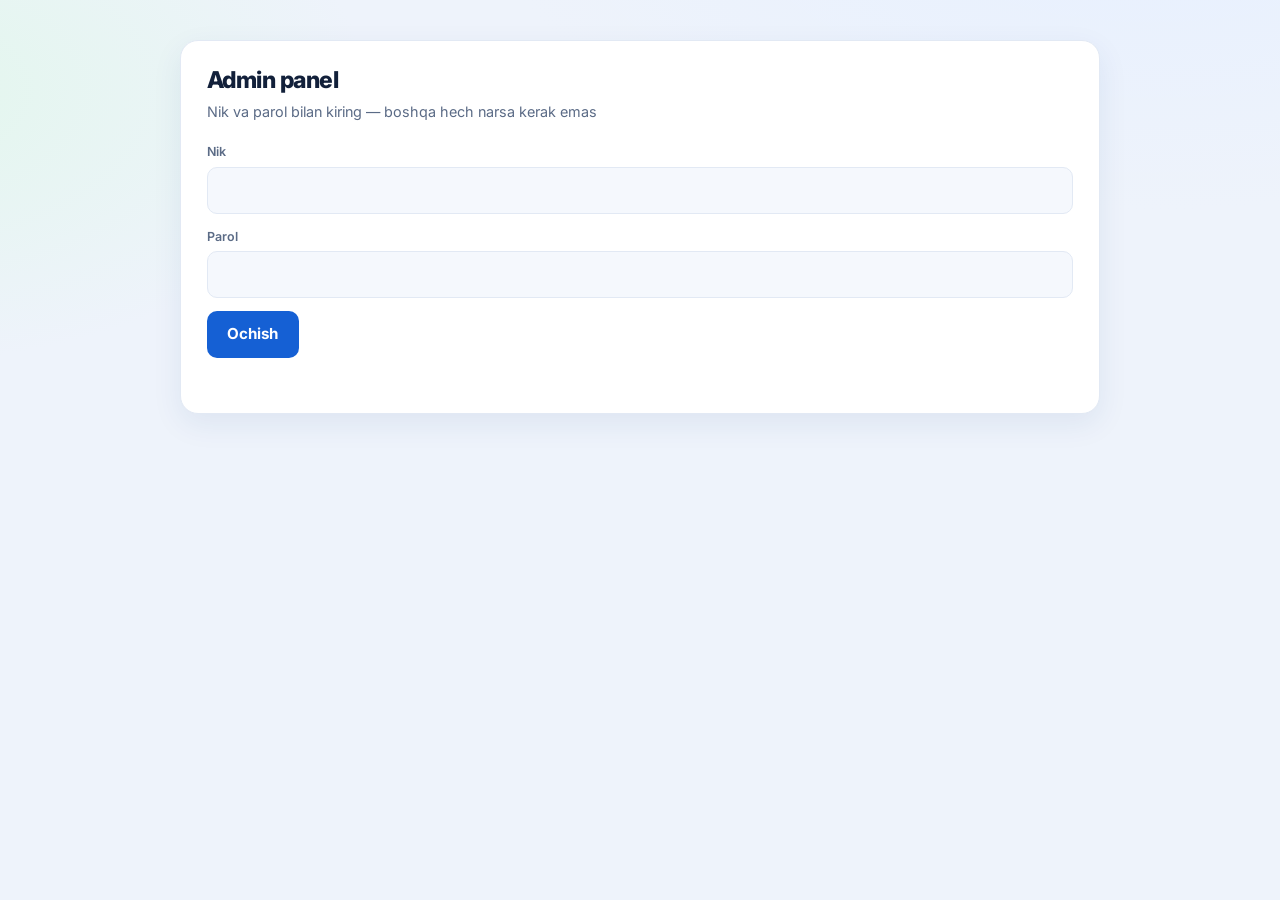
<file: admin.html>
<!DOCTYPE html>
<html lang="uz">
<head>
    <meta charset="UTF-8">
    <meta name="viewport" content="width=device-width, initial-scale=1.0">
    <meta name="robots" content="noindex, nofollow">
    <meta name="theme-color" content="#1e88e5">
    <title>Admin panel — Foydali Oyna</title>
    <link rel="preconnect" href="https://fonts.googleapis.com">
    <link rel="preconnect" href="https://fonts.gstatic.com" crossorigin>
    <link href="https://fonts.googleapis.com/css2?family=Inter:wght@300;400;500;600;700;800&display=swap" rel="stylesheet">
    <link rel="stylesheet" href="css/style.css">
    <style>
        body { min-height: 100vh; }
        .adm-wrap { max-width: 960px; margin: 0 auto; padding: 2.5rem 1.25rem 7rem; }
        .adm-card { background: var(--surface); border: 1px solid var(--border); border-radius: var(--radius); padding: 1.6rem; box-shadow: var(--shadow); }
        .adm-title { font-size: 1.45rem; font-weight: 800; margin: 0 0 .35rem; }
        .adm-sub { color: var(--text-soft); font-size: .9rem; margin: 0 0 1.2rem; }
        .adm-field { display: block; margin-bottom: .8rem; }
        .adm-field span { display: block; font-size: .78rem; font-weight: 600; color: var(--text-soft); margin-bottom: .3rem; }
        .adm-input { width: 100%; box-sizing: border-box; border: 1px solid var(--border); background: var(--surface-2); color: var(--text); border-radius: 10px; padding: .6rem .8rem; font: inherit; outline: none; }
        .adm-input:focus { border-color: var(--primary); }
        textarea.adm-input { min-height: 74px; resize: vertical; }
        .adm-btn { border: 0; background: var(--primary); color: #fff; font-weight: 700; padding: .7rem 1.3rem; border-radius: 10px; cursor: pointer; font-size: .95rem; font-family: inherit; }
        .adm-btn:hover { filter: brightness(1.08); }
        .adm-btn.ghost { background: var(--surface-2); color: var(--text); border: 1px solid var(--border); }
        .adm-status { margin-top: .8rem; font-size: .88rem; min-height: 1.2em; }
        .adm-status.ok { color: var(--accent); }
        .adm-status.err { color: var(--danger); }
        .adm-top { display: flex; align-items: center; gap: .7rem; flex-wrap: wrap; margin-bottom: 1.2rem; }
        .adm-top h1 { font-size: 1.25rem; font-weight: 800; margin: 0; flex: 1; }
        .adm-badge { background: var(--surface-2); border: 1px solid var(--border); border-radius: 999px; padding: .25rem .8rem; font-size: .8rem; color: var(--text-soft); font-weight: 600; }
        .adm-tabs { display: flex; flex-wrap: wrap; gap: .45rem; margin-bottom: 1.2rem; }
        .adm-tab { border: 1px solid var(--border); background: var(--surface); color: var(--text-soft); border-radius: 999px; padding: .45rem .95rem; cursor: pointer; font-weight: 600; font-size: .85rem; font-family: inherit; }
        .adm-tab.active { background: var(--primary); color: #fff; border-color: var(--primary); }
        .adm-item { background: var(--surface); border: 1px solid var(--border); border-radius: 12px; padding: 1rem 1.1rem; margin-bottom: .8rem; }
        .adm-item-head { display: flex; align-items: center; gap: .45rem; margin-bottom .7rem; margin-bottom: .7rem; }
        .adm-item-head .ttl { font-weight: 700; font-size: .92rem; flex: 1; overflow: hidden; text-overflow: ellipsis; white-space: nowrap; }
        .adm-item-head button { border: 1px solid var(--border); background: var(--surface-2); color: var(--text); border-radius: 8px; cursor: pointer; padding: .25rem .55rem; font-size: .85rem; }
        .adm-item-head button.del { color: var(--danger); border-color: var(--danger); }
        .adm-grid { display: grid; grid-template-columns: repeat(auto-fill, minmax(215px, 1fr)); gap: .6rem .8rem; }
        .adm-grid .full { grid-column: 1 / -1; }
        .adm-savebar { position: fixed; bottom: 0; left: 0; right: 0; background: var(--surface); border-top: 1px solid var(--border); padding: .8rem 1.25rem; display: flex; align-items: center; gap: 1rem; z-index: 50; flex-wrap: wrap; }
        .adm-savebar .st { flex: 1; font-size: .88rem; min-height: 1.2em; }
        .adm-add { width: 100%; box-sizing: border-box; border: 1px dashed var(--border); background: transparent; color: var(--text-soft); border-radius: 12px; padding: .8rem; cursor: pointer; font-weight: 600; font-family: inherit; font-size: .95rem; }
        .adm-add:hover { border-color: var(--primary); color: var(--primary); }
        .adm-hint { font-size: .8rem; color: var(--text-soft); margin-top: 1.1rem; line-height: 1.5; }
        .adm-hint a { color: var(--primary); }
        .adm-note { background: var(--surface-2); border: 1px solid var(--border); border-radius: 10px; padding: .7rem .9rem; font-size: .83rem; color: var(--text-soft); margin-bottom: 1rem; line-height: 1.55; }
    </style>
</head>
<body>
    <div class="adm-wrap">

        <!-- ===== Qulf (nik + parol) ===== -->
        <div class="adm-card" id="lockCard">
            <h1 class="adm-title">Admin panel</h1>
            <p class="adm-sub">Nik va parol bilan kiring — boshqa hech narsa kerak emas</p>
            <label class="adm-field"><span>Nik</span>
                <input class="adm-input" id="nickInput" autocomplete="off">
            </label>
            <label class="adm-field"><span>Parol</span>
                <input class="adm-input" id="passInput" type="password" autocomplete="off">
            </label>
            <button class="adm-btn" id="unlockBtn">Ochish</button>
            <div class="adm-status" id="lockStatus"></div>
        </div>

        <!-- ===== Kirish (GitHub token) ===== -->
        <div class="adm-card" id="loginCard" style="display:none">
            <h1 class="adm-title">Admin panel</h1>
            <p class="adm-sub">Foydali Oyna — kontentlarni boshqarish (GitHub orqali, to'g'ridan-to'g'ri live saytga saqlanadi)</p>
            <div class="adm-note">
                Token faqat sizning brauzeringizda saqlanadi va hech kimga ko'rinmaydi.
                Token yarating: <a href="https://github.com/settings/tokens/new?scopes=repo&amp;description=FoydaliOyna%20Admin" target="_blank" rel="noopener">GitHub token sahifasi</a> → "Generate token" → nusxa olib pastga qo'ying.
            </div>
            <label class="adm-field"><span>GitHub nomi</span>
                <input class="adm-input" id="ownerInput" value="foydalioyna" autocomplete="off">
            </label>
            <label class="adm-field"><span>Repo nomi</span>
                <input class="adm-input" id="repoInput" value="foydalioyna.github.io" autocomplete="off">
            </label>
            <label class="adm-field"><span>Token (repo ruxsati bilan)</span>
                <input class="adm-input" id="tokenInput" type="password" placeholder="ghp_..." autocomplete="off">
            </label>
            <button class="adm-btn" id="loginBtn">Kirish</button>
            <div class="adm-status" id="loginStatus"></div>
        </div>

        <!-- ===== Panel ===== -->
        <div id="panel" style="display:none">
            <div class="adm-top">
                <h1>Admin panel — Foydali Oyna</h1>
                <span class="adm-badge" id="repoBadge"></span>
                <button class="adm-btn ghost" id="logoutBtn" style="padding:.45rem .9rem;font-size:.85rem">Chiqish</button>
            </div>
            <div class="adm-tabs" id="tabs"></div>
            <div id="items"></div>
            <button class="adm-add" id="addBtn">+ Yangi qator qo'shish</button>

            <div class="adm-savebar">
                <span class="st adm-status" id="saveStatus"></span>
                <button class="adm-btn" id="saveBtn">Saqlash — GitHub'ga yuklash</button>
            </div>
        </div>

    </div>
    <script src="admin.js?v=5"></script>
</body>
</html>
</file>
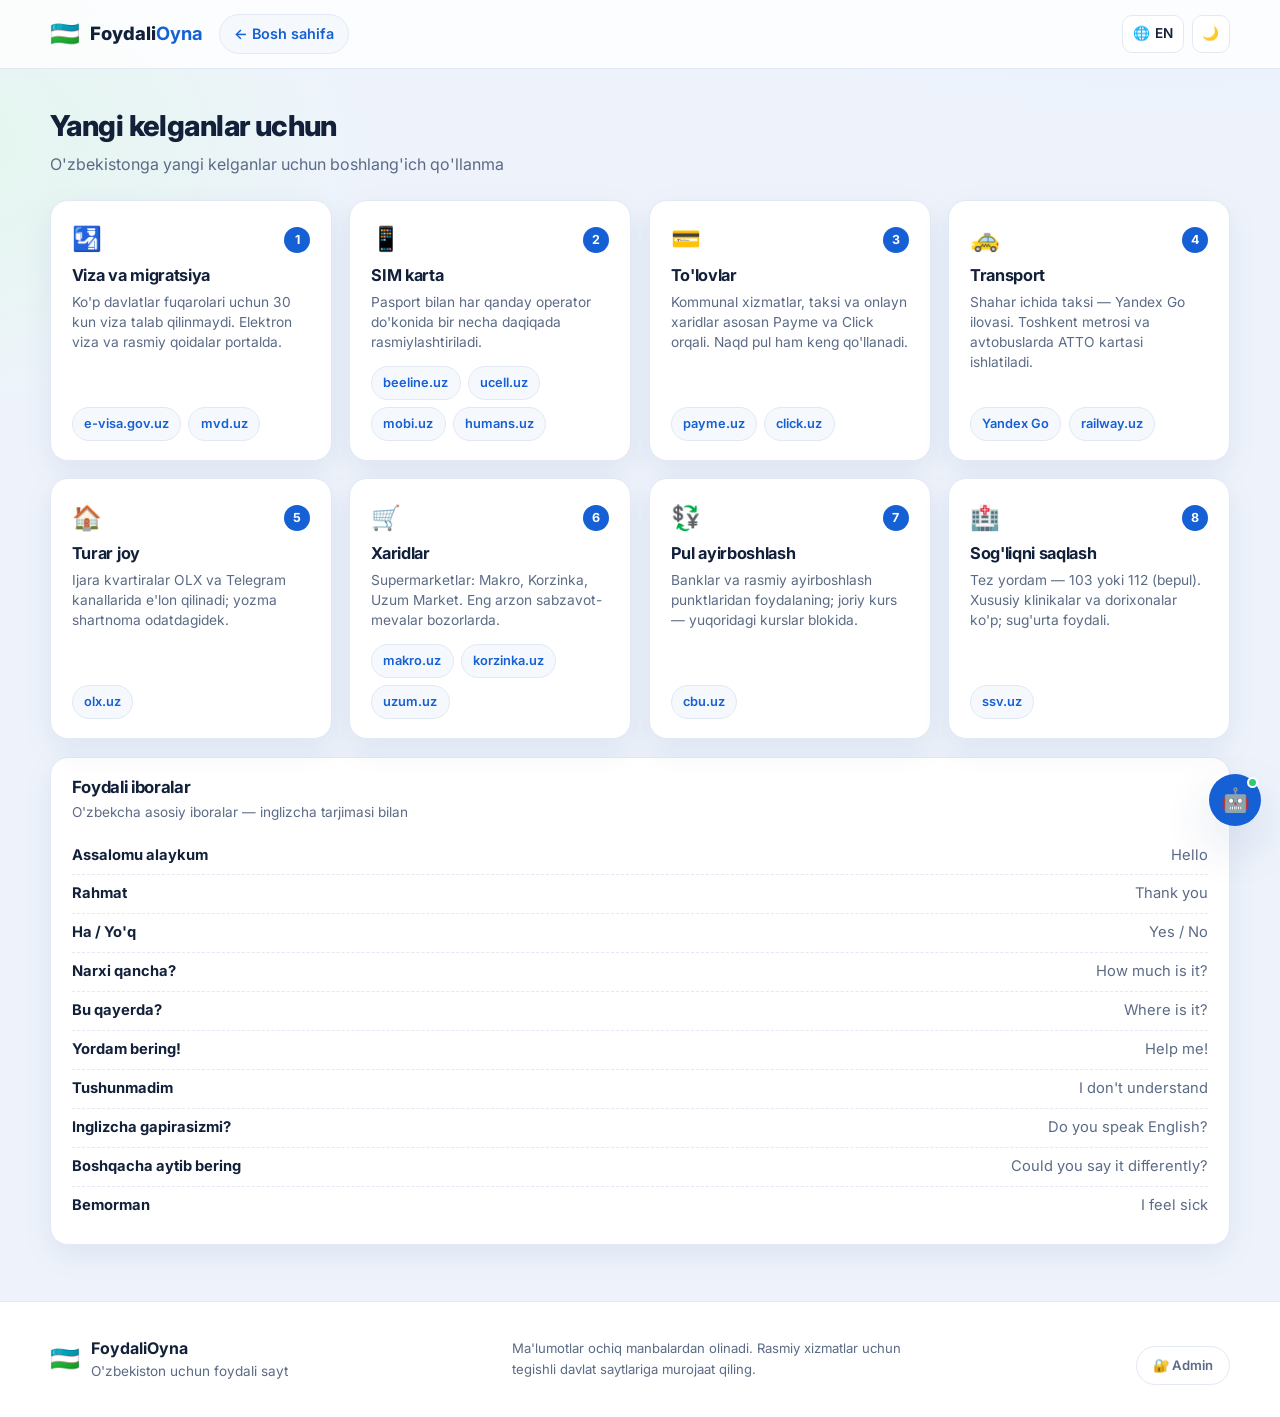
<file: yangi-kelganlar.html>
<!DOCTYPE html>
<html lang="uz">
<head>
    <meta charset="UTF-8">
    <meta name="viewport" content="width=device-width, initial-scale=1.0">
    <meta name="description" content="O'zbekistonga yangi kelganlar uchun boshlang'ich qo'llanma: viza, SIM karta, to'lovlar, transport, turar joy, xaridlar va foydali iboralar.">
    <title data-i18n="meta.title">Yangi kelganlar uchun — Foydali Oyna</title>
    <link rel="preconnect" href="https://fonts.googleapis.com">
    <link rel="preconnect" href="https://fonts.gstatic.com" crossorigin>
    <link href="https://fonts.googleapis.com/css2?family=Inter:wght@300;400;500;600;700;800&display=swap" rel="stylesheet">
    <link rel="stylesheet" href="css/style.css">
    <link rel="manifest" href="manifest.json">
    <meta name="theme-color" content="#1560d4">
    <meta name="mobile-web-app-capable" content="yes">
    <meta name="apple-mobile-web-app-capable" content="yes">
    <meta name="apple-mobile-web-app-status-bar-style" content="default">
    <meta name="apple-mobile-web-app-title" content="FoydaliOyna">
    <link rel="apple-touch-icon" href="icons/icon-192.png">
    <link rel="icon" href="data:image/svg+xml,<svg xmlns='http://www.w3.org/2000/svg' viewBox='0 0 100 100'><text y='.9em' font-size='90'>🧭</text></svg>">
</head>
<body id="top">
    <!-- Header -->
    <header class="site-header">
        <div class="container header-inner">
            <a class="brand" href="index.html" aria-label="Foydali Oyna">
                <span class="brand-mark" aria-hidden="true">🇺🇿</span>
                <span class="brand-text">Foydali<b>Oyna</b></span>
            </a>

            <a class="back-link" href="index.html" data-i18n="back.home">← Bosh sahifa</a>

            <div class="header-actions">
                <button class="icon-btn" id="langToggle" type="button" data-i18n-attr="aria-label:lang.aria" aria-label="Tilni almashtirish" title="Til / Language">
                    <span class="lang-flag" aria-hidden="true">🌐</span>
                    <span id="langLabel">EN</span>
                </button>
                <button class="icon-btn" id="themeToggle" type="button" data-i18n-attr="aria-label:theme.aria" aria-label="Rejimni almashtirish" title="Kunduzgi / Tungi rejim">
                    <span id="themeIcon" aria-hidden="true">🌙</span>
                </button>
            </div>
        </div>
    </header>

    <main>
        <!-- Newcomers guide -->
        <section class="section" id="newcomers">
            <div class="container">
                <div class="section-head">
                    <h2 data-i18n="nc.title">Yangi kelganlar uchun</h2>
                    <p data-i18n="nc.subtitle">O'zbekistonga yangi kelganlar uchun boshlang'ich qo'llanma</p>
                </div>
                <div class="nc-grid" id="newcomerGrid"></div>
                <article class="card nc-phrases">
                    <h3 data-i18n="nc.phrasesTitle">Foydali iboralar</h3>
                    <p class="nc-note" data-i18n="nc.phrasesNote">O'zbekcha asosiy iboralar — inglizcha tarjimasi bilan</p>
                    <div id="phraseList"></div>
                </article>
            </div>
        </section>
    </main>

    <footer class="site-footer">
        <div class="container footer-inner">
            <div class="footer-brand">
                <span class="brand-mark" aria-hidden="true">🇺🇿</span>
                <div>
                    <strong>FoydaliOyna</strong>
                    <p data-i18n="footer.tagline">O'zbekiston uchun foydali sayt</p>
                </div>
            </div>
            <p class="footer-note" data-i18n="footer.note">Ma'lumotlar ochiq manbalardan olinadi. Rasmiy xizmatlar uchun tegishli davlat saytlariga murojaat qiling.</p>
            <a class="admin-link" href="admin.html" title="Admin panel">🔐 Admin</a>
        </div>
    </footer>

    <button class="to-top" id="toTop" type="button" data-i18n-attr="aria-label:top.aria" aria-label="Yuqoriga">↑</button>

    <script src="newcomers.js"></script>
    <script src="ai-assistant.js"></script>
</body>
</html>
</file>
<file: css/style.css>
/* ===== Foydali Oyna — style.css ===== */

/* --- Theme tokens --- */
:root {
    --bg: #eef3fb;
    --bg-soft: #ffffff;
    --surface: #ffffff;
    --surface-2: #f5f8fd;
    --text: #12203a;
    --text-soft: #5b6b86;
    --border: #e2e9f4;
    --primary: #1560d4;
    --primary-soft: #e7f0ff;
    --accent: #12a150;
    --accent-soft: #e2f7ec;
    --danger: #d32f2f;
    --warning: #e08a00;
    --shadow: 0 10px 30px rgba(21, 60, 130, .08);
    --shadow-lg: 0 20px 50px rgba(21, 60, 130, .14);
    --radius: 18px;
    --radius-sm: 12px;
    --maxw: 1180px;
}

[data-theme="dark"] {
    --bg: #0b1220;
    --bg-soft: #101a2e;
    --surface: #131f36;
    --surface-2: #17253f;
    --text: #eaf1ff;
    --text-soft: #9db0cf;
    --border: #24344f;
    --primary: #4d8dff;
    --primary-soft: #16294a;
    --accent: #35c777;
    --accent-soft: #143227;
    --danger: #ff6b6b;
    --warning: #ffb547;
    --shadow: 0 10px 30px rgba(0, 0, 0, .35);
    --shadow-lg: 0 20px 50px rgba(0, 0, 0, .45);
}

/* --- Reset --- */
* { box-sizing: border-box; }
html { scroll-behavior: smooth; scroll-padding-top: 84px; }
body {
    margin: 0;
    font-family: 'Inter', system-ui, -apple-system, 'Segoe UI', Roboto, Arial, sans-serif;
    background:
        radial-gradient(1100px 500px at 90% -10%, var(--primary-soft), transparent 60%),
        radial-gradient(900px 500px at -10% 10%, var(--accent-soft), transparent 55%),
        var(--bg);
    color: var(--text);
    line-height: 1.6;
    -webkit-font-smoothing: antialiased;
    transition: background-color .3s ease, color .3s ease;
}
h1, h2, h3 { line-height: 1.2; margin: 0 0 .3em; letter-spacing: -.02em; }
a { color: inherit; text-decoration: none; }
button, input, select { font: inherit; color: inherit; }
img { max-width: 100%; }

.container { width: min(100% - 2.5rem, var(--maxw)); margin-inline: auto; }

/* --- Header --- */
.site-header {
    position: sticky; top: 0; z-index: 50;
    backdrop-filter: blur(14px);
    background: color-mix(in srgb, var(--surface) 82%, transparent);
    border-bottom: 1px solid var(--border);
}
.header-inner { display: flex; align-items: center; gap: 1rem; height: 68px; }
.brand { display: flex; align-items: center; gap: .6rem; font-weight: 800; font-size: 1.15rem; }
.brand-mark { font-size: 1.5rem; line-height: 1; }
.brand-text b { color: var(--primary); }
.brand-text { color: var(--text); }

.nav { margin-left: auto; display: flex; gap: .35rem; }
.nav a {
    padding: .5rem .85rem; border-radius: 10px; font-weight: 500; font-size: .95rem;
    color: var(--text-soft); transition: .2s;
}
.nav a:hover { color: var(--primary); background: var(--primary-soft); }

.header-actions { display: flex; align-items: center; gap: .5rem; margin-left: auto; }
.header-actions .icon-btn {
    display: inline-flex; align-items: center; gap: .35rem;
    border: 1px solid var(--border); background: var(--surface);
    border-radius: 10px; padding: .45rem .6rem; cursor: pointer;
    font-weight: 600; font-size: .85rem; transition: .2s;
}
.icon-btn:hover { border-color: var(--primary); color: var(--primary); }
.nav-burger { display: none; flex-direction: column; gap: 3px; }
.nav-burger span { width: 18px; height: 2px; background: currentColor; border-radius: 2px; }

/* --- Hero --- */
.hero { padding: 2rem 0 1rem; }
.hero-inner { display: grid; grid-template-columns: 1.4fr .8fr; gap: 2rem; align-items: center; }
.hero-greet { font-weight: 600; color: var(--accent); margin: 0 0 .4rem; }
.hero h1 { font-size: clamp(1.8rem, 4vw, 2.8rem); font-weight: 800; }
.hero-sub { color: var(--text-soft); font-size: 1.05rem; max-width: 60ch; }

.search {
    display: flex; align-items: center; gap: .5rem; margin: 1.4rem 0;
    background: var(--surface); border: 1px solid var(--border);
    border-radius: 14px; padding: .4rem .4rem .4rem 1rem; box-shadow: var(--shadow);
    max-width: 620px;
}
.search:focus-within { border-color: var(--primary); box-shadow: 0 0 0 4px var(--primary-soft); }
.search-icon { opacity: .6; }
.search input { flex: 1; border: 0; background: transparent; outline: none; padding: .55rem 0; font-size: 1rem; }
.search button {
    border: 0; background: var(--primary); color: #fff; font-weight: 600;
    padding: .6rem 1.1rem; border-radius: 10px; cursor: pointer; transition: .2s;
}
.search button:hover { filter: brightness(1.08); }

.hero-meta { display: flex; flex-wrap: wrap; gap: .5rem; }
.chip {
    background: var(--surface); border: 1px solid var(--border);
    padding: .35rem .8rem; border-radius: 999px; font-size: .85rem;
    font-weight: 600; color: var(--text-soft);
}

.hero-card { padding: 1.5rem 1.6rem; border-radius: var(--radius); }
.glass {
    background: linear-gradient(160deg, var(--primary), #0d47a1);
    color: #fff; box-shadow: var(--shadow-lg); border: 1px solid rgba(255,255,255,.15);
}
[data-theme="dark"] .glass { background: linear-gradient(160deg, #1b3a75, #0c1d3d); }
.hero-card-top { display: flex; align-items: center; gap: .5rem; font-size: .9rem; opacity: .9; }
.live-dot { width: 9px; height: 9px; border-radius: 50%; background: #65ffa3; box-shadow: 0 0 0 0 rgba(101,255,163,.7); animation: pulse 2s infinite; }
@keyframes pulse { 70% { box-shadow: 0 0 0 10px rgba(101,255,163,0); } 100% { box-shadow: 0 0 0 0 rgba(101,255,163,0); } }
.tz-time { font-size: 3.2rem; font-weight: 800; letter-spacing: -.03em; margin: .2rem 0; font-variant-numeric: tabular-nums; }
.tz-note { opacity: .85; font-size: .9rem; }

/* --- Sections --- */
.section { padding: 2.5rem 0; }
.section.alt { background: color-mix(in srgb, var(--surface) 55%, transparent); border-block: 1px solid var(--border); }
.section-head { margin-bottom: 1.4rem; }
.section-head h2 { font-size: clamp(1.3rem, 2.6vw, 1.8rem); font-weight: 800; }
.section-head p { color: var(--text-soft); margin: 0; }

/* --- Cards & widgets --- */
.card {
    background: var(--surface); border: 1px solid var(--border);
    border-radius: var(--radius); box-shadow: var(--shadow);
}
.widget-grid { display: grid; grid-template-columns: repeat(3, 1fr); gap: 1.2rem; }
.widget { padding: 1.2rem 1.3rem; display: flex; flex-direction: column; }
.widget-head { display: flex; align-items: center; justify-content: space-between; gap: .5rem; margin-bottom: .9rem; }
.widget-head h3 { font-size: 1.05rem; margin: 0; }
.widget-head select {
    border: 1px solid var(--border); background: var(--surface-2); border-radius: 9px;
    padding: .35rem .5rem; font-size: .85rem; cursor: pointer; max-width: 55%;
}
.badge { font-size: .72rem; font-weight: 700; color: var(--primary); background: var(--primary-soft); padding: .2rem .55rem; border-radius: 999px; }
.widget-body { flex: 1; }

/* weather */
.weather-main { display: flex; align-items: center; gap: .8rem; }
.weather-icon { font-size: 2.8rem; line-height: 1; }
.weather-temp { font-size: 2.2rem; font-weight: 800; letter-spacing: -.03em; }
.weather-desc { color: var(--text-soft); font-weight: 600; }
.weather-stats { display: flex; flex-wrap: wrap; gap: .5rem; margin-top: .9rem; }
.weather-stats span { font-size: .82rem; background: var(--surface-2); border: 1px solid var(--border); padding: .25rem .6rem; border-radius: 999px; color: var(--text-soft); }
.forecast { display: grid; grid-template-columns: repeat(4, 1fr); gap: .5rem; margin-top: 1rem; }
.forecast-day { text-align: center; background: var(--surface-2); border: 1px solid var(--border); border-radius: 10px; padding: .5rem .25rem; }
.forecast-day .d { font-size: .72rem; color: var(--text-soft); }
.forecast-day .i { font-size: 1.3rem; }
.forecast-day .t { font-size: .78rem; font-weight: 700; }

/* currency list */
.rate-row { display: flex; align-items: center; justify-content: space-between; padding: .55rem 0; border-bottom: 1px dashed var(--border); }
.rate-row:last-child { border-bottom: 0; }
.rate-cur { display: flex; align-items: center; gap: .55rem; font-weight: 600; }
.rate-flag { font-size: 1.35rem; }
.rate-code { color: var(--text-soft); font-size: .75rem; font-weight: 500; }
.rate-val { font-weight: 700; font-variant-numeric: tabular-nums; }
.rate-diff { font-size: .75rem; font-weight: 600; }
.up { color: var(--danger); }
.down { color: var(--accent); }
.muted { color: var(--text-soft); }

/* prayer */
.prayer-next { background: var(--primary-soft); border-radius: 12px; padding: .7rem .9rem; margin-bottom: .7rem; display: flex; justify-content: space-between; align-items: center; }
.prayer-next b { font-size: 1.05rem; }
.prayer-next .time { font-weight: 800; color: var(--primary); font-variant-numeric: tabular-nums; }
.prayer-list { display: grid; gap: .1rem; }
.prayer-row { display: flex; justify-content: space-between; padding: .45rem .2rem; border-bottom: 1px dashed var(--border); }
.prayer-row:last-child { border-bottom: 0; }
.prayer-row.active { color: var(--primary); font-weight: 700; }
.prayer-row .t { font-variant-numeric: tabular-nums; font-weight: 600; }

/* skeleton */
.skeleton-line { height: 14px; border-radius: 8px; margin: .55rem 0; background: linear-gradient(90deg, var(--surface-2), var(--border), var(--surface-2)); background-size: 200% 100%; animation: shimmer 1.3s infinite; }
@keyframes shimmer { 0% { background-position: 200% 0; } 100% { background-position: -200% 0; } }
.error-box { color: var(--danger); font-size: .9rem; }
.error-box button { margin-top: .5rem; border: 1px solid var(--border); background: var(--surface-2); border-radius: 8px; padding: .3rem .7rem; cursor: pointer; }

/* --- Services --- */
.services-grid { display: grid; grid-template-columns: repeat(auto-fill, minmax(180px, 1fr)); gap: .9rem; }
.service {
    display: flex; align-items: center; gap: .75rem; padding: 1rem;
    background: var(--surface); border: 1px solid var(--border); border-radius: var(--radius-sm);
    transition: transform .18s, box-shadow .18s, border-color .18s;
}
.service:hover { transform: translateY(-3px); box-shadow: var(--shadow); border-color: var(--primary); }
.service-ico { font-size: 1.5rem; width: 42px; height: 42px; display: grid; place-items: center; background: var(--surface-2); border-radius: 11px; flex: none; }
.service-name { font-weight: 600; font-size: .92rem; }
.service-cat { font-size: .74rem; color: var(--text-soft); }

/* --- Converter --- */
.converter { padding: 1.5rem; }
.converter-row { display: grid; grid-template-columns: 1.2fr 1fr auto 1fr; gap: 1rem; align-items: end; }
.field { display: flex; flex-direction: column; gap: .35rem; }
.field label { font-size: .82rem; font-weight: 600; color: var(--text-soft); }
.field input, .field select {
    border: 1px solid var(--border); background: var(--surface-2); border-radius: 11px;
    padding: .7rem .8rem; font-size: 1rem; outline: none; transition: .2s; width: 100%;
}
.field input:focus, .field select:focus { border-color: var(--primary); box-shadow: 0 0 0 3px var(--primary-soft); }
.swap-btn {
    border: 1px solid var(--border); background: var(--surface-2); border-radius: 11px;
    width: 46px; height: 46px; font-size: 1.2rem; cursor: pointer; transition: .2s;
}
.swap-btn:hover { border-color: var(--primary); color: var(--primary); transform: rotate(180deg); }
.converter-result { margin-top: 1.2rem; padding: 1rem 1.2rem; background: var(--primary-soft); border-radius: var(--radius-sm); }
.converter-result #convResult { font-size: 1.7rem; font-weight: 800; letter-spacing: -.02em; display: block; }
.converter-result small { color: var(--text-soft); }

/* --- Emergency --- */
.emergency-grid { display: grid; grid-template-columns: repeat(auto-fill, minmax(200px, 1fr)); gap: .9rem; }
.em-item {
    display: flex; align-items: center; gap: .85rem; padding: 1rem 1.1rem;
    background: var(--surface); border: 1px solid var(--border); border-left: 4px solid var(--danger);
    border-radius: var(--radius-sm); transition: .2s;
}
.em-item:hover { box-shadow: var(--shadow); transform: translateY(-2px); }
.em-ico { font-size: 1.6rem; }
.em-num { font-size: 1.35rem; font-weight: 800; letter-spacing: .02em; }
.em-name { font-size: .85rem; color: var(--text-soft); }

/* --- Footer --- */
.site-footer { border-top: 1px solid var(--border); background: var(--surface); padding: 2rem 0; margin-top: 1rem; }
.footer-inner { display: flex; flex-wrap: wrap; gap: 1rem; align-items: center; justify-content: space-between; }
.footer-brand { display: flex; align-items: center; gap: .7rem; }
.footer-brand p { margin: 0; color: var(--text-soft); font-size: .85rem; }
.footer-note { color: var(--text-soft); font-size: .82rem; max-width: 50ch; margin: 0; }

.admin-link {
    display: inline-flex;
    align-items: center;
    gap: 6px;
    margin-top: 12px;
    padding: 8px 16px;
    border: 1px solid var(--border);
    border-radius: 999px;
    background: var(--surface);
    color: var(--text-soft);
    font-size: .82rem;
    font-weight: 600;
    text-decoration: none;
    transition: all .18s ease;
}
.admin-link:hover { border-color: var(--primary); color: var(--primary); }

/* --- To top --- */
.to-top {
    position: fixed; right: 1.2rem; bottom: 1.2rem; z-index: 40;
    width: 46px; height: 46px; border-radius: 50%; border: 0; cursor: pointer;
    background: var(--primary); color: #fff; font-size: 1.2rem; box-shadow: var(--shadow-lg);
    opacity: 0; pointer-events: none; transition: opacity .25s, transform .25s;
}
.to-top.show { opacity: 1; pointer-events: auto; }
.to-top:hover { transform: translateY(-3px); }

/* --- Map --- */
.map-card { padding: .6rem; }
.uzb-map {
    position: relative; z-index: 0; height: 470px;
    border-radius: calc(var(--radius) - 6px); overflow: hidden;
    background: var(--surface-2);
}
.uzb-map .leaflet-container { font: inherit; }
.uzb-map .leaflet-popup-content { font-weight: 600; }
.map-fallback { height: 100%; display: flex; flex-direction: column; align-items: center; justify-content: center; gap: .4rem; color: var(--text-soft); }
.map-fallback span { font-size: 2.4rem; }
.map-fallback p { margin: 0; }

/* --- Useful info --- */
.info-grid { display: grid; grid-template-columns: 1fr 1fr; gap: 1.2rem; }
.info-card { padding: 1.2rem 1.3rem; }
.info-card h3 { font-size: 1.05rem; margin: 0 0 .9rem; }
.fact-row { display: flex; justify-content: space-between; gap: 1rem; padding: .5rem 0; border-bottom: 1px dashed var(--border); font-size: .9rem; }
.fact-row:last-child { border-bottom: 0; }
.fact-row .lbl { color: var(--text-soft); }
.fact-row .val { font-weight: 600; text-align: right; }
.holiday-row { display: flex; gap: .8rem; padding: .5rem 0; border-bottom: 1px dashed var(--border); font-size: .9rem; }
.holiday-row:last-child { border-bottom: 0; }
.holiday-row .date { color: var(--primary); font-weight: 700; min-width: 96px; font-size: .82rem; }

/* --- Newcomers guide --- */
.nc-grid { display: grid; grid-template-columns: repeat(4, 1fr); gap: 1.1rem; }
.nc-step { padding: 1.2rem 1.3rem; display: flex; flex-direction: column; gap: .45rem; }
.nc-head { display: flex; align-items: center; justify-content: space-between; }
.nc-ico { font-size: 1.5rem; }
.nc-num {
    width: 26px; height: 26px; border-radius: 50%; flex: none;
    background: var(--primary); color: #fff;
    display: inline-flex; align-items: center; justify-content: center;
    font-size: .78rem; font-weight: 700;
}
.nc-step h3 { font-size: 1.02rem; margin: 0; }
.nc-step p { margin: 0; font-size: .86rem; color: var(--text-soft); line-height: 1.45; }
.nc-links { display: flex; flex-wrap: wrap; gap: .45rem; margin-top: auto; padding-top: .4rem; }
.nc-link {
    font-size: .8rem; font-weight: 600; text-decoration: none; white-space: nowrap;
    padding: .35rem .7rem; border-radius: 999px;
    background: var(--surface-2); color: var(--primary);
    border: 1px solid var(--border); transition: .2s;
}
.nc-link:hover { background: var(--primary); color: #fff; border-color: var(--primary); }
.nc-phrases { margin-top: 1.1rem; padding: 1.2rem 1.3rem; }
.nc-phrases h3 { font-size: 1.05rem; margin: 0 0 .3rem; }
.nc-note { color: var(--text-soft); font-size: .85rem; margin: 0 0 .8rem; }
.phrase-row { display: flex; justify-content: space-between; gap: 1rem; padding: .45rem 0; border-bottom: 1px dashed var(--border); font-size: .92rem; }
.phrase-row:last-child { border-bottom: 0; }
.phrase-row .p-uz { font-weight: 700; }
.phrase-row .p-en { color: var(--text-soft); text-align: right; }

/* --- Newcomers compact bar (top of home page) --- */
.nc-bar-wrap { margin-top: .9rem; }
.nc-bar {
    display: flex; align-items: center; gap: .7rem;
    padding: .5rem .55rem .5rem .95rem;
    background: var(--surface); border: 1px solid var(--border);
    border-radius: var(--radius-sm); box-shadow: var(--shadow);
    transition: .2s;
}
.nc-bar:hover { border-color: var(--primary); transform: translateY(-1px); box-shadow: var(--shadow-lg); }
.nc-bar-ico { font-size: 1.15rem; flex: none; }
.nc-bar-text { flex: 1; min-width: 0; display: flex; align-items: baseline; gap: .5rem; white-space: nowrap; overflow: hidden; }
.nc-bar-text strong { font-size: .88rem; font-weight: 700; }
.nc-bar-sub { font-size: .8rem; color: var(--text-soft); overflow: hidden; text-overflow: ellipsis; }
.nc-bar-btn {
    flex: none; font-size: .78rem; font-weight: 700;
    background: var(--primary); color: #fff;
    padding: .38rem .75rem; border-radius: 999px;
}

/* --- Back link (newcomers page) --- */
.back-link {
    text-decoration: none; font-weight: 600; font-size: .9rem;
    color: var(--primary); padding: .45rem .9rem; border-radius: 999px;
    border: 1px solid var(--border); background: var(--surface-2); transition: .2s;
    white-space: nowrap;
}
.back-link:hover { background: var(--primary); color: #fff; border-color: var(--primary); }

/* --- AI assistant --- */
.ai-fab {
    position: fixed; right: 1.2rem; bottom: 4.6rem; z-index: 60;
    width: 52px; height: 52px; border-radius: 50%;
    border: 0; cursor: pointer; background: var(--primary); color: #fff;
    font-size: 1.45rem; display: flex; align-items: center; justify-content: center;
    box-shadow: var(--shadow-lg); transition: transform .2s;
}
.ai-fab:hover { transform: scale(1.07); }
.ai-fab .ai-dot {
    position: absolute; top: 3px; right: 3px;
    width: 11px; height: 11px; border-radius: 50%;
    background: #2ecc71; border: 2px solid var(--surface);
}
.ai-panel {
    position: fixed; right: 1.2rem; bottom: 8.1rem; z-index: 70;
    width: 360px; max-width: calc(100vw - 2.4rem);
    height: min(500px, calc(100vh - 220px));
    display: none; flex-direction: column; overflow: hidden;
    background: var(--surface); border: 1px solid var(--border);
    border-radius: var(--radius); box-shadow: var(--shadow-lg);
}
.ai-panel.open { display: flex; }
.ai-head { display: flex; align-items: center; gap: .65rem; padding: .75rem .9rem; background: var(--primary); color: #fff; }
.ai-avatar {
    width: 36px; height: 36px; border-radius: 50%; flex: none;
    background: rgba(255, 255, 255, .18);
    display: flex; align-items: center; justify-content: center; font-size: 1.1rem;
}
.ai-head .ai-name { font-weight: 700; font-size: .95rem; line-height: 1.15; }
.ai-head .ai-status { font-size: .72rem; opacity: .85; line-height: 1.2; }
.ai-close {
    margin-left: auto; background: transparent; border: 0; color: #fff;
    font-size: .95rem; cursor: pointer; padding: .25rem .5rem; border-radius: 8px;
}
.ai-close:hover { background: rgba(255, 255, 255, .18); }
.ai-body { flex: 1; overflow-y: auto; padding: .9rem; display: flex; flex-direction: column; gap: .55rem; background: var(--surface-2); }
.ai-msg { max-width: 88%; padding: .55rem .8rem; border-radius: 14px; font-size: .87rem; line-height: 1.5; overflow-wrap: anywhere; }
.ai-msg.bot { align-self: flex-start; background: var(--surface); border: 1px solid var(--border); border-bottom-left-radius: 4px; }
.ai-msg.user { align-self: flex-end; background: var(--primary); color: #fff; border-bottom-right-radius: 4px; }
.ai-msg a { color: var(--primary); font-weight: 700; text-decoration: underline; }
.ai-msg.bot b { color: var(--text); }
.ai-chips { display: flex; flex-wrap: wrap; gap: .4rem; }
.ai-chip {
    font-size: .78rem; font-weight: 600; cursor: pointer;
    padding: .35rem .7rem; border-radius: 999px;
    border: 1px solid var(--border); background: var(--surface); color: var(--primary);
    transition: .2s;
}
.ai-chip:hover { background: var(--primary); color: #fff; border-color: var(--primary); }
.ai-typing {
    display: flex; gap: 4px; align-self: flex-start;
    padding: .65rem .85rem; border-radius: 14px; border-bottom-left-radius: 4px;
    background: var(--surface); border: 1px solid var(--border);
}
.ai-typing span { width: 6px; height: 6px; border-radius: 50%; background: var(--text-soft); animation: aiBlink 1s infinite; }
.ai-typing span:nth-child(2) { animation-delay: .2s; }
.ai-typing span:nth-child(3) { animation-delay: .4s; }
@keyframes aiBlink { 0%, 80%, 100% { opacity: .25; } 40% { opacity: 1; } }
.ai-input { display: flex; gap: .5rem; padding: .7rem; border-top: 1px solid var(--border); background: var(--surface); }
.ai-input input {
    flex: 1; border: 1px solid var(--border); background: var(--surface-2);
    border-radius: 10px; padding: .55rem .75rem; outline: none; font-size: .88rem;
}
.ai-input input:focus { border-color: var(--primary); }
.ai-input button {
    border: 0; background: var(--primary); color: #fff;
    border-radius: 10px; padding: 0 .95rem; cursor: pointer; font-size: 1rem;
}
.ai-input button:hover { filter: brightness(1.08); }

/* --- Responsive --- */
@media (max-width: 980px) {
    .widget-grid { grid-template-columns: 1fr 1fr; }
    #weatherCard { grid-column: 1 / -1; }
    .info-grid { grid-template-columns: 1fr 1fr; }
    .nc-grid { grid-template-columns: 1fr 1fr; }
}
@media (max-width: 760px) {
    .nc-bar-sub { display: none; }
    .back-link { display: none; }
    .ai-panel { right: .8rem; left: .8rem; width: auto; max-width: none; }
    .ai-fab { right: .8rem; }
}
@media (max-width: 1000px) {
    .nav {
        position: absolute; top: 68px; right: 1.25rem; left: 1.25rem;
        flex-direction: column; background: var(--surface); border: 1px solid var(--border);
        border-radius: var(--radius-sm); padding: .5rem; box-shadow: var(--shadow-lg);
        display: none;
    }
    .nav.open { display: flex; }
    .nav a { padding: .7rem .9rem; }
    .nav-burger { display: flex; }
}
@media (max-width: 760px) {
    .nav {
        position: absolute; top: 68px; right: 1.25rem; left: 1.25rem;
        flex-direction: column; background: var(--surface); border: 1px solid var(--border);
        border-radius: var(--radius-sm); padding: .5rem; box-shadow: var(--shadow-lg);
        display: none;
    }
    .nav.open { display: flex; }
    .nav a { padding: .7rem .9rem; }
    .nav-burger { display: flex; }
    .header-actions { margin-left: auto; }
    .hero-inner { grid-template-columns: 1fr; }
    .widget-grid { grid-template-columns: 1fr; }
    .converter-row { grid-template-columns: 1fr; }
    .swap-btn { justify-self: start; transform: rotate(90deg); }
    .swap-btn:hover { transform: rotate(270deg); }
    .uzb-map { height: 340px; }
    .info-grid { grid-template-columns: 1fr; }
    .nc-grid { grid-template-columns: 1fr; }
}
@media (prefers-reduced-motion: reduce) {
    * { animation: none !important; transition: none !important; scroll-behavior: auto; }
}
</file>
